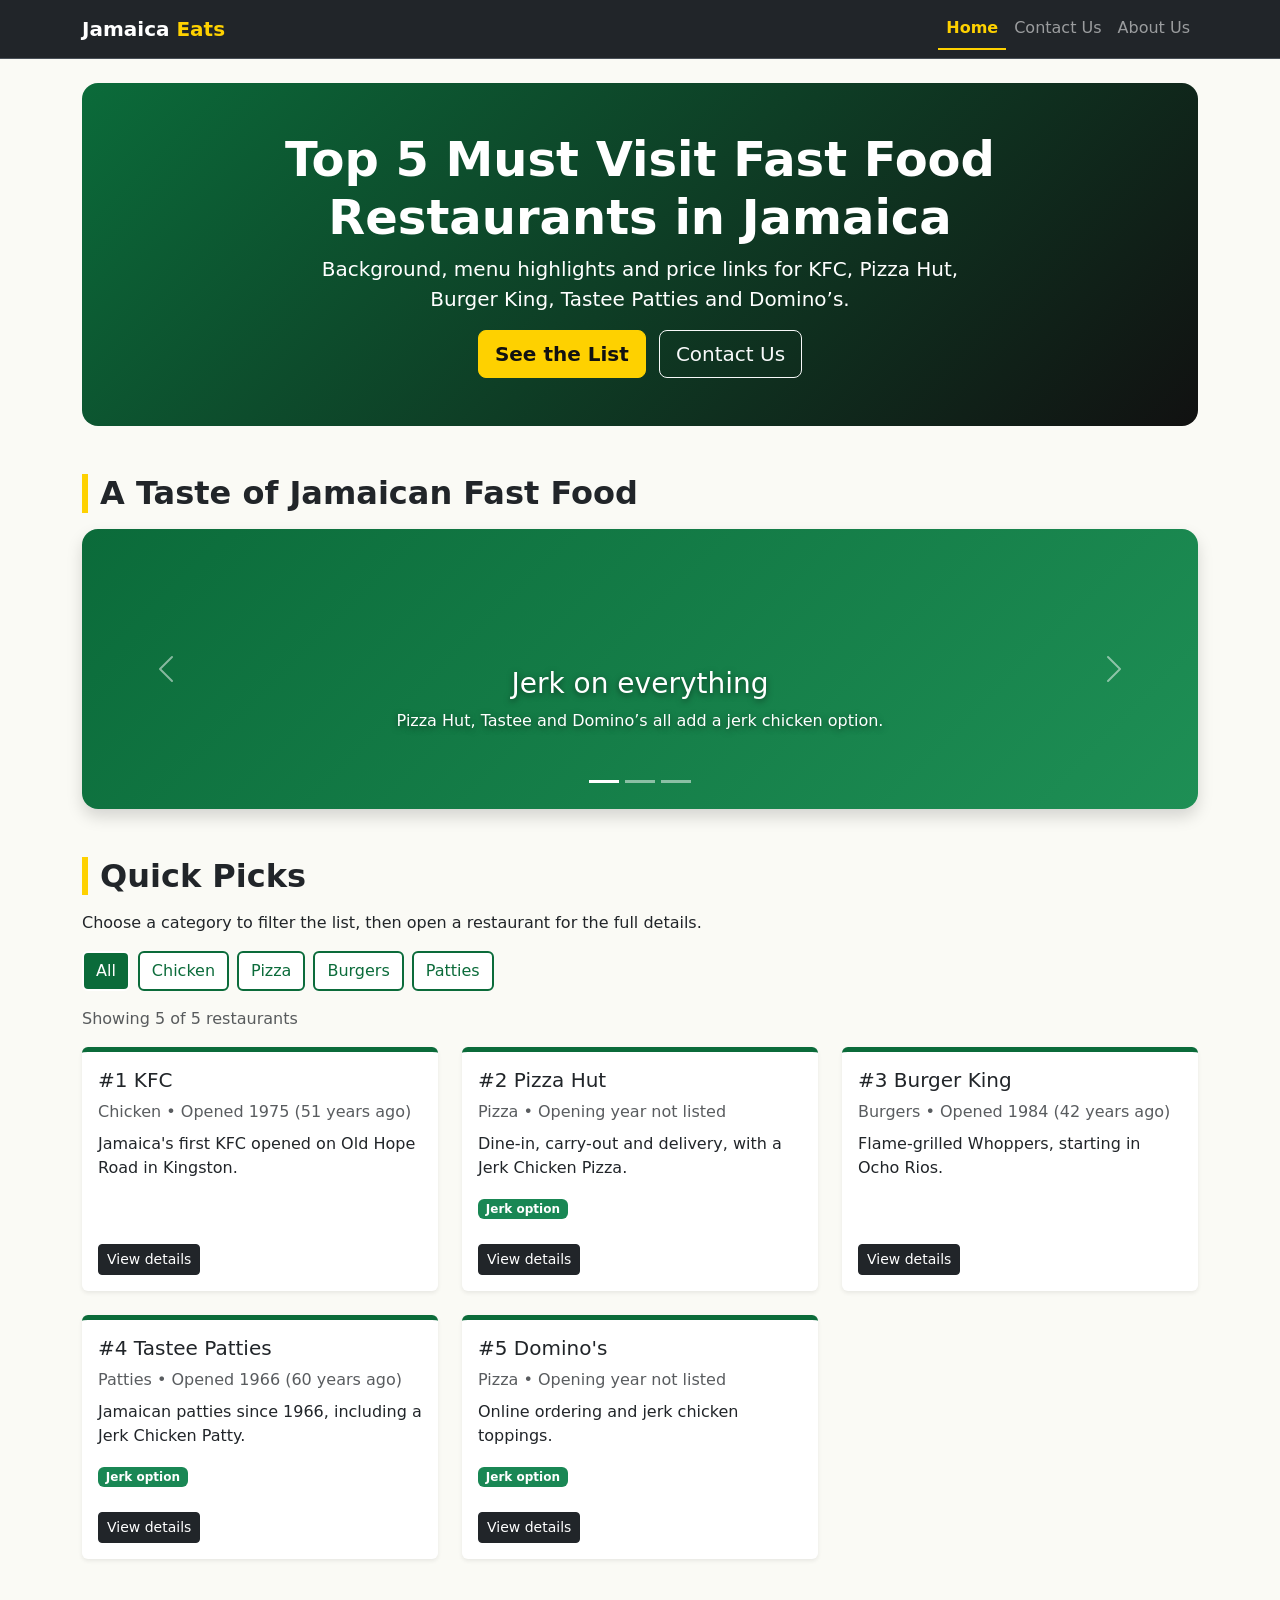
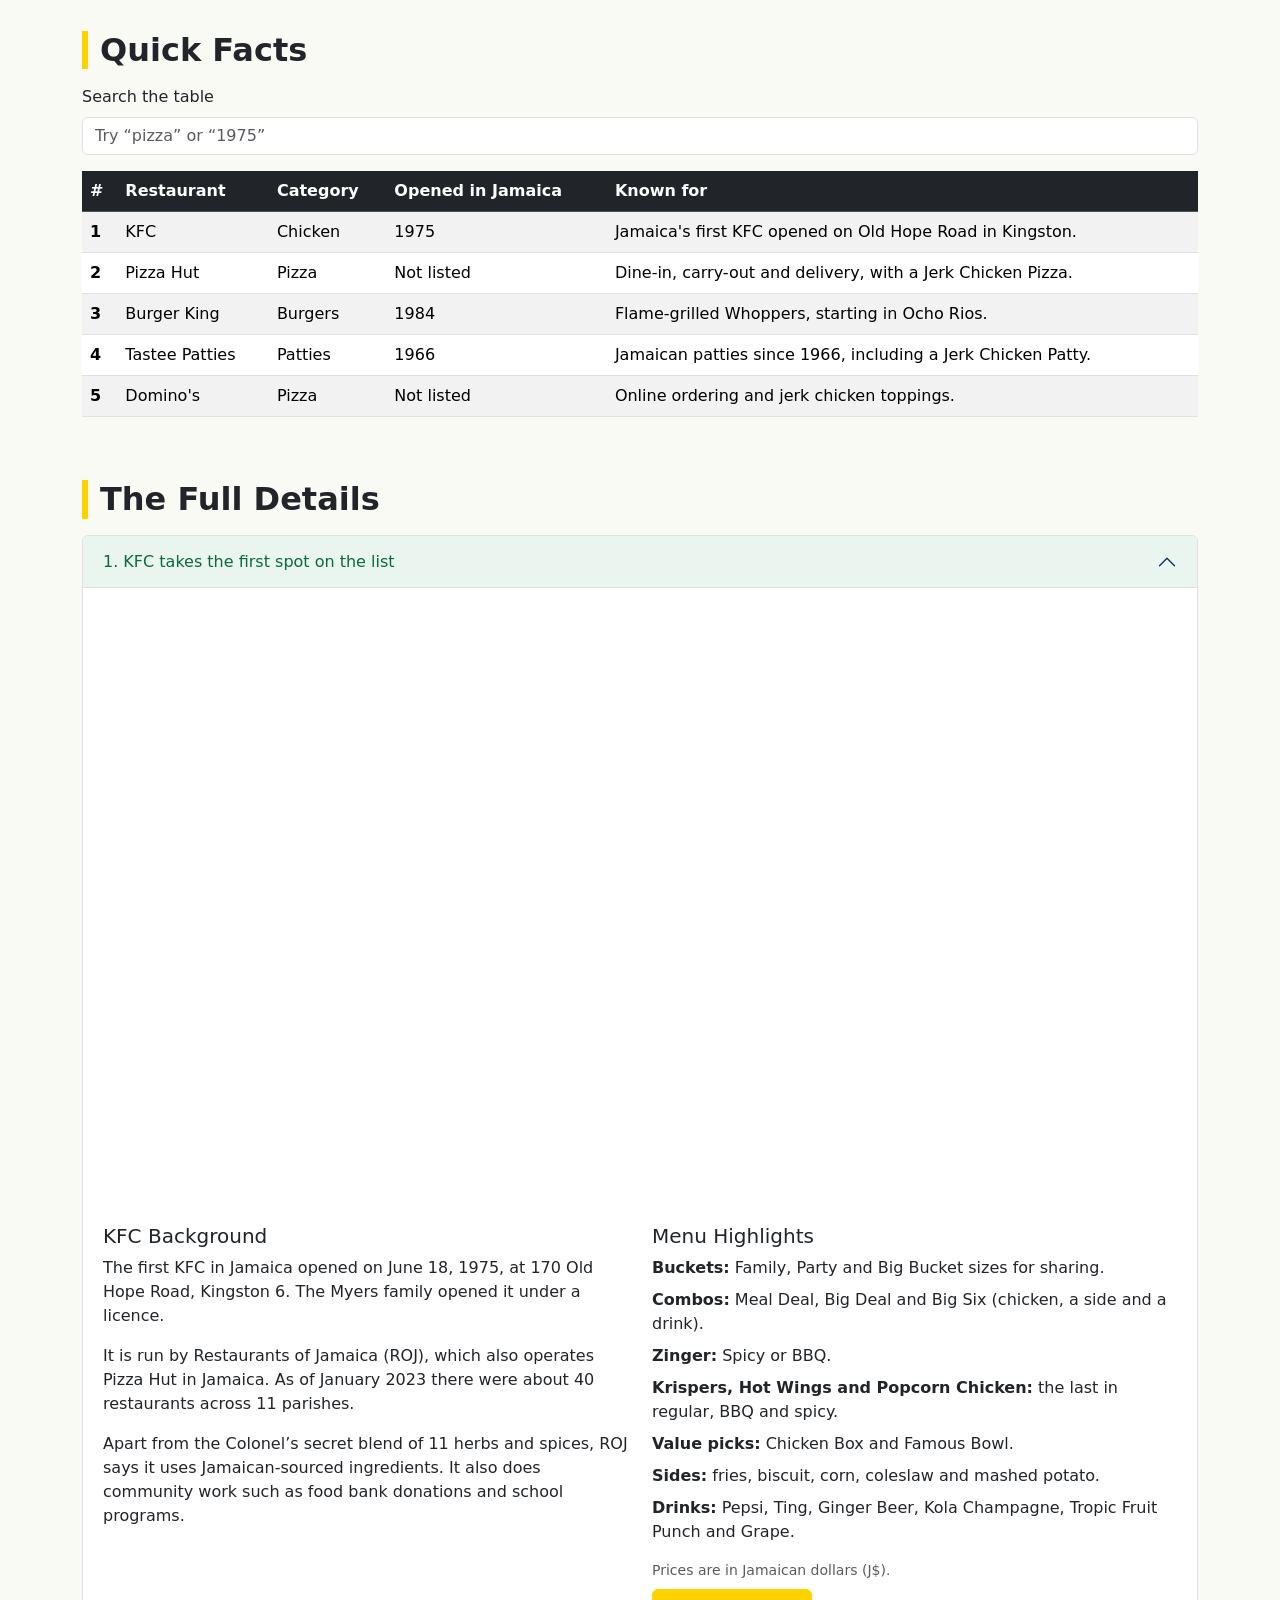
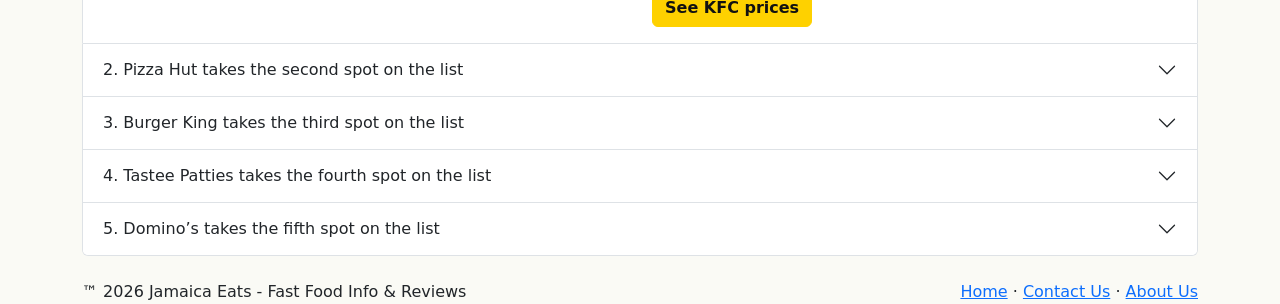
<file: index.html>
<!DOCTYPE html>
<html lang="en">
<head>
    <meta charset="UTF-8">
    <meta name="viewport" content="width=device-width, initial-scale=1.0">
    <meta name="description" content="Jamaica Eats: the top 5 fast food restaurants in Jamaica, with background, menu highlights and links to prices.">
    <title>Home | Jamaica Eats</title>
    <link rel="stylesheet" href="css/bootstrap.min.css">
    <link rel="stylesheet" href="css/site.css">
</head>
<body>
    <header>
        <nav class="navbar navbar-expand-lg bg-dark border-bottom border-body sticky-top" data-bs-theme="dark">
            <div class="container">
                <a class="navbar-brand fw-bold" href="index.html">Jamaica <span class="text-gold">Eats</span></a>
                <button class="navbar-toggler" type="button" data-bs-toggle="collapse" data-bs-target="#navbarNav" aria-controls="navbarNav" aria-expanded="false" aria-label="Toggle navigation">
                    <span class="navbar-toggler-icon"></span>
                </button>
                <div class="collapse navbar-collapse" id="navbarNav">
                    <div class="navbar-nav ms-auto">
                        <a class="nav-link" href="index.html">Home</a>
                        <a class="nav-link" href="contact_us.html">Contact Us</a>
                        <a class="nav-link" href="about_us.html">About Us</a>
                    </div>
                </div>
            </div>
        </nav>
    </header>

    <main class="container py-4">
        <section class="hero text-center text-white rounded-4 p-5 mb-5">
            <h1 class="display-5 fw-bold">Top 5 Must Visit Fast Food Restaurants in Jamaica</h1>
            <p class="lead mx-auto hero-text">Background, menu highlights and price links for KFC, Pizza Hut, Burger King, Tastee Patties and Domino&rsquo;s.</p>
            <a href="#quick-picks" class="btn btn-gold btn-lg me-2">See the List</a>
            <a href="contact_us.html" class="btn btn-outline-light btn-lg">Contact Us</a>
        </section>

        <section class="mb-5" aria-labelledby="carouselHeading">
            <h2 id="carouselHeading" class="section-title">A Taste of Jamaican Fast Food</h2>
            <div id="tasteCarousel" class="carousel slide rounded-4 overflow-hidden shadow" data-bs-ride="carousel">
                <div class="carousel-indicators">
                    <button type="button" data-bs-target="#tasteCarousel" data-bs-slide-to="0" class="active" aria-current="true" aria-label="Slide 1"></button>
                    <button type="button" data-bs-target="#tasteCarousel" data-bs-slide-to="1" aria-label="Slide 2"></button>
                    <button type="button" data-bs-target="#tasteCarousel" data-bs-slide-to="2" aria-label="Slide 3"></button>
                </div>
                <div class="carousel-inner">
                    <div class="carousel-item active slide-one">
                        <div class="carousel-caption"><h3>Jerk on everything</h3><p>Pizza Hut, Tastee and Domino&rsquo;s all add a jerk chicken option.</p></div>
                    </div>
                    <div class="carousel-item slide-two">
                        <div class="carousel-caption"><h3>Patties since 1966</h3><p>Tastee has been serving Jamaica&rsquo;s favourite snack for 60 years.</p></div>
                    </div>
                    <div class="carousel-item slide-three">
                        <div class="carousel-caption"><h3>Local drinks</h3><p>Ting, Ginger Beer and Kola Champagne are on the menus.</p></div>
                    </div>
                </div>
                <button class="carousel-control-prev" type="button" data-bs-target="#tasteCarousel" data-bs-slide="prev">
                    <span class="carousel-control-prev-icon" aria-hidden="true"></span><span class="visually-hidden">Previous</span>
                </button>
                <button class="carousel-control-next" type="button" data-bs-target="#tasteCarousel" data-bs-slide="next">
                    <span class="carousel-control-next-icon" aria-hidden="true"></span><span class="visually-hidden">Next</span>
                </button>
            </div>
        </section>

        <section id="quick-picks" class="mb-5" aria-labelledby="picksHeading">
            <h2 id="picksHeading" class="section-title">Quick Picks</h2>
            <p>Choose a category to filter the list, then open a restaurant for the full details.</p>
            <div id="filter-buttons" class="mb-2"></div>
            <p id="result-count" class="text-muted" aria-live="polite"></p>
            <div id="restaurant-cards" class="row"></div>
        </section>

        <section class="mb-5" aria-labelledby="factsHeading">
            <h2 id="factsHeading" class="section-title">Quick Facts</h2>
            <label for="tableSearch" class="form-label">Search the table</label>
            <input type="search" id="tableSearch" class="form-control mb-3" placeholder="Try &ldquo;pizza&rdquo; or &ldquo;1975&rdquo;">
            <div class="table-responsive">
                <table id="factsTable" class="table table-striped table-hover align-middle">
                    <caption class="visually-hidden">Quick facts about the five restaurants</caption>
                    <thead class="table-dark">
                        <tr><th scope="col">#</th><th scope="col">Restaurant</th><th scope="col">Category</th><th scope="col">Opened in Jamaica</th><th scope="col">Known for</th></tr>
                    </thead>
                    <tbody></tbody>
                </table>
            </div>
        </section>

        <section aria-labelledby="detailsHeading">
            <h2 id="detailsHeading" class="section-title">The Full Details</h2>
            <div class="accordion" id="restaurantAccordion">
            <div class="accordion-item" id="kfc">
                <h3 class="accordion-header">
                    <button class="accordion-button" type="button" data-bs-toggle="collapse" data-bs-target="#kfc-details" aria-expanded="true" aria-controls="kfc-details">
                        1. KFC takes the first spot on the list
                    </button>
                </h3>
                <div id="kfc-details" class="accordion-collapse collapse show" data-bs-parent="#restaurantAccordion">
                    <div class="accordion-body">
                        <div class="ratio ratio-16x9 mb-3">
                            <iframe src="https://www.youtube.com/embed/7KVfWMFXw9I?si=OWJDteRuVNBgR3yy" title="KFC Jamaica" loading="lazy" allow="accelerometer; autoplay; clipboard-write; encrypted-media; gyroscope; picture-in-picture; web-share" referrerpolicy="strict-origin-when-cross-origin" allowfullscreen></iframe>
                        </div>
                        <div class="row g-4">
                            <div class="col-lg-6">
                                <h4 class="h5">KFC Background</h4>
                            <p>The first KFC in Jamaica opened on June 18, 1975, at 170 Old Hope Road, Kingston 6. The Myers family opened it under a licence.</p>
                            <p>It is run by Restaurants of Jamaica (ROJ), which also operates Pizza Hut in Jamaica. As of January 2023 there were about 40 restaurants across 11 parishes.</p>
                            <p>Apart from the Colonel&rsquo;s secret blend of 11 herbs and spices, ROJ says it uses Jamaican-sourced ingredients. It also does community work such as food bank donations and school programs.</p>
                            </div>
                            <div class="col-lg-6">
                                <h4 class="h5">Menu Highlights</h4>
                                <ul class="list-unstyled menu-list">
                            <li><strong>Buckets:</strong> Family, Party and Big Bucket sizes for sharing.</li>
                            <li><strong>Combos:</strong> Meal Deal, Big Deal and Big Six (chicken, a side and a drink).</li>
                            <li><strong>Zinger:</strong> Spicy or BBQ.</li>
                            <li><strong>Krispers, Hot Wings and Popcorn Chicken:</strong> the last in regular, BBQ and spicy.</li>
                            <li><strong>Value picks:</strong> Chicken Box and Famous Bowl.</li>
                            <li><strong>Sides:</strong> fries, biscuit, corn, coleslaw and mashed potato.</li>
                            <li><strong>Drinks:</strong> Pepsi, Ting, Ginger Beer, Kola Champagne, Tropic Fruit Punch and Grape.</li>
                                </ul>
                                <p class="small text-muted mb-2">Prices are in Jamaican dollars (J$).</p>
                                <a class="btn btn-gold" href="https://fastfoodsmenu.com/kfc-menu-prices-in-jamaica/" target="_blank" rel="noopener">See KFC prices</a>
                            </div>
                        </div>
                    </div>
                </div>
            </div>
            <div class="accordion-item" id="pizza-hut">
                <h3 class="accordion-header">
                    <button class="accordion-button collapsed" type="button" data-bs-toggle="collapse" data-bs-target="#pizza-hut-details" aria-expanded="false" aria-controls="pizza-hut-details">
                        2. Pizza Hut takes the second spot on the list
                    </button>
                </h3>
                <div id="pizza-hut-details" class="accordion-collapse collapse" data-bs-parent="#restaurantAccordion">
                    <div class="accordion-body">
                        <div class="ratio ratio-16x9 mb-3">
                            <iframe src="https://www.youtube.com/embed/xSqIa5-wJIw?si=HRZ2aRStirVUDzdR" title="Pizza Hut Jamaica" loading="lazy" allow="accelerometer; autoplay; clipboard-write; encrypted-media; gyroscope; picture-in-picture; web-share" referrerpolicy="strict-origin-when-cross-origin" allowfullscreen></iframe>
                        </div>
                        <div class="row g-4">
                            <div class="col-lg-6">
                                <h4 class="h5">Pizza Hut Background</h4>
                            <p>It is run by Restaurants of Jamaica (ROJ), the same company behind KFC Jamaica. It had 13 locations in late 2019. ROJ won &ldquo;Pizza Hut Market of the Year&rdquo; for Latin America and the Caribbean in 2019. The brand was founded in 1958 in Wichita, Kansas.</p>
                            <p>It offers dine-in, carry-out, delivery and online ordering. Kingston branches include New Kingston (57 Knutsford Blvd), Liguanea (4 Northside Dr) and Barbican (Kingston 6).</p>
                            <p>Jamaican twist: there is a Jerk Chicken Pizza, Jerk Chicken Alfredo pasta and Jerk Chicken Melts.</p>
                            </div>
                            <div class="col-lg-6">
                                <h4 class="h5">Menu Highlights</h4>
                                <ul class="list-unstyled menu-list">
                            <li><strong>Pizza:</strong> Hawaiian, Pepperoni Lovers, BBQ Chicken, Vegetarian, Jerk Chicken, Supreme, Meat Lovers, Super Supreme.</li>
                            <li><strong>Sides:</strong> Breadsticks, Cheesesticks, Cinnamon Sticks and Chicken Alfredo pasta.</li>
                            <li><strong>Drinks:</strong> Pepsi, Ting, Ginger Beer, Kola Champagne, 7 Up and Grape.</li>
                                </ul>
                                <p class="small text-muted mb-2">Prices are in Jamaican dollars (J$).</p>
                                <a class="btn btn-gold" href="https://www.pizzahutjamaica.com/en/menu" target="_blank" rel="noopener">See Pizza Hut prices</a>
                            </div>
                        </div>
                    </div>
                </div>
            </div>
            <div class="accordion-item" id="burger-king">
                <h3 class="accordion-header">
                    <button class="accordion-button collapsed" type="button" data-bs-toggle="collapse" data-bs-target="#burger-king-details" aria-expanded="false" aria-controls="burger-king-details">
                        3. Burger King takes the third spot on the list
                    </button>
                </h3>
                <div id="burger-king-details" class="accordion-collapse collapse" data-bs-parent="#restaurantAccordion">
                    <div class="accordion-body">
                        <div class="ratio ratio-16x9 mb-3">
                            <iframe src="https://www.youtube.com/embed/QP5xgei-VTU?si=K2KnG2MVlF-zXCwU" title="Burger King Jamaica" loading="lazy" allow="accelerometer; autoplay; clipboard-write; encrypted-media; gyroscope; picture-in-picture; web-share" referrerpolicy="strict-origin-when-cross-origin" allowfullscreen></iframe>
                        </div>
                        <div class="row g-4">
                            <div class="col-lg-6">
                                <h4 class="h5">Burger King Background</h4>
                            <p>The first Burger King in Jamaica opened on December 17, 1984, on Main Street in Ocho Rios, St Ann.</p>
                            <p>It is run by Restaurant Associates Ltd (RAL), a Kingston-based franchise operator. It marked 40 years in 2025. RAL also operates Popeyes, Little Caesars and Krispy Kreme.</p>
                            <p>RAL had over 100 restaurants across Jamaica, Trinidad and Barbados as of January 2025. That count is for all its brands, not just Burger King. It opened its 32nd Jamaican location in December 2024, at Angels in St Catherine.</p>
                            <p>The Kingston-area branches mentioned include Barbican and New Kingston. The company says it plans more Jamaican flavours on the menu.</p>
                            </div>
                            <div class="col-lg-6">
                                <h4 class="h5">Menu Highlights</h4>
                                <ul class="list-unstyled menu-list">
                            <li><strong>Burgers:</strong> Whopper with Cheese, Whopper Cheese and Bacon, Whopper Jnr with Cheese, Double Whopper with Cheese, Double Cheeseburger with Bacon.</li>
                            <li><strong>Sides:</strong> Fries, Hershey Sundae Pie, Macadamia Nut Cookie, Chocolate Chip Cookie.</li>
                            <li><strong>Drinks:</strong> Bottled water, fountain drinks, orange juice.</li>
                            <li><strong>Add-ons:</strong> Pineapple, cheese slice.</li>
                                </ul>
                                <p class="small text-muted mb-2">Prices are in Jamaican dollars (J$).</p>
                                <a class="btn btn-gold" href="https://fastfoodsmenu.com/burger-king-menu-prices-jamaica/" target="_blank" rel="noopener">See Burger King prices</a>
                            </div>
                        </div>
                    </div>
                </div>
            </div>
            <div class="accordion-item" id="tastee">
                <h3 class="accordion-header">
                    <button class="accordion-button collapsed" type="button" data-bs-toggle="collapse" data-bs-target="#tastee-details" aria-expanded="false" aria-controls="tastee-details">
                        4. Tastee Patties takes the fourth spot on the list
                    </button>
                </h3>
                <div id="tastee-details" class="accordion-collapse collapse" data-bs-parent="#restaurantAccordion">
                    <div class="accordion-body">
                        <div class="ratio ratio-16x9 mb-3">
                            <iframe src="https://www.youtube.com/embed/qb4ohDG0-cc?si=Z9YGl4DSBatcyv3T" title="Tastee Patties" loading="lazy" allow="accelerometer; autoplay; clipboard-write; encrypted-media; gyroscope; picture-in-picture; web-share" referrerpolicy="strict-origin-when-cross-origin" allowfullscreen></iframe>
                        </div>
                        <div class="row g-4">
                            <div class="col-lg-6">
                                <h4 class="h5">Tastee Patties Background</h4>
                            <p>Tastee has sold Jamaican patties since 1966. It was founded by Vincent and Valerie Chang, and the first location was at Union Square in downtown Kingston.</p>
                            <p>It later set up its headquarters in Cross Roads, Kingston (head office: 25A Half Way Tree Road, Kingston 5), and now has locations across the island. It is run by Tastee Limited and marked its 60th anniversary in 2026 with a free concert at Emancipation Park.</p>
                            <p>The Tastee Talent Contest (later the Tastee Talent Trail) helped launch artists like Beenie Man, Papa San and Mr Vegas. Nadine Sutherland won in 1979.</p>
                            <p>It also gives back: for example, 13 students each got J$60,000 toward tuition in a back-to-school initiative.</p>
                            </div>
                            <div class="col-lg-6">
                                <h4 class="h5">Menu Highlights</h4>
                                <ul class="list-unstyled menu-list">
                            <li><strong>Patties:</strong> Beef Patty, Beef with Cheese Patty, Chicken Patty.</li>
                            <li><strong>Breakfast:</strong> Ackee and Saltfish, Callaloo Breakfast, Curry Chicken Breakfast, Liver Breakfast, Salt Mackerel, Porridge.</li>
                            <li><strong>Lunch and Combos:</strong> 1, 2 or 3 pc Chicken Combo, Baked Chicken Combo, Chicken Nugget Combo, Curried Mutton Combo, Stew Peas Combo Meal, Fries.</li>
                            <li><strong>Soups:</strong> Chicken Soup, Red Peas Soup.</li>
                                </ul>
                                <p class="small text-muted mb-2">Prices are in Jamaican dollars (J$).</p>
                                <a class="btn btn-gold" href="https://www.tasteejamaica.com/" target="_blank" rel="noopener">See Tastee prices</a>
                            </div>
                        </div>
                    </div>
                </div>
            </div>
            <div class="accordion-item" id="dominos">
                <h3 class="accordion-header">
                    <button class="accordion-button collapsed" type="button" data-bs-toggle="collapse" data-bs-target="#dominos-details" aria-expanded="false" aria-controls="dominos-details">
                        5. Domino&rsquo;s takes the fifth spot on the list
                    </button>
                </h3>
                <div id="dominos-details" class="accordion-collapse collapse" data-bs-parent="#restaurantAccordion">
                    <div class="accordion-body">
                        <div class="ratio ratio-16x9 mb-3">
                            <iframe src="https://www.youtube.com/embed/mKY7my64cYk?si=dIIuT8gstweT0qGE" title="Domino&rsquo;s Pizza Jamaica" loading="lazy" allow="accelerometer; autoplay; clipboard-write; encrypted-media; gyroscope; picture-in-picture; web-share" referrerpolicy="strict-origin-when-cross-origin" allowfullscreen></iframe>
                        </div>
                        <div class="row g-4">
                            <div class="col-lg-6">
                                <h4 class="h5">Domino&rsquo;s Background</h4>
                            <p>Domino&rsquo;s has operated in Jamaica for more than 30 years.</p>
                            <p>It has about 17 to 18 stores (17 in November 2025, 18 in April 2026) across Kingston, St Andrew, St Catherine, Mandeville, May Pen, Ocho Rios and Montego Bay. It has over 200 team members. It offers carry-out and delivery.</p>
                            </div>
                            <div class="col-lg-6">
                                <h4 class="h5">Menu Highlights</h4>
                                <p>Domino&rsquo;s own site describes the menu as feast pizzas, chicken, breads, drinks and desserts.</p>
                                <ul class="list-unstyled menu-list">
                            <li><strong>Pizzas:</strong> Crunchy Thin Crust, Pan, Classic Hand Tossed, Domino&rsquo;s Feast Pizzas, Jerk Chicken topping, Jerk Sausage topping.</li>
                            <li><strong>Breads and Sides:</strong> Bread Sticks, Cheesy Bread, Cinna Stix, Chocolate Lava Crunch Cakes.</li>
                            <li><strong>Drinks:</strong> Coca-Cola products.</li>
                                </ul>
                                <p class="small text-muted mb-2">Prices are in Jamaican dollars (J$).</p>
                                <a class="btn btn-gold" href="https://www.dominos.com.jm/" target="_blank" rel="noopener">See Domino&rsquo;s prices</a>
                            </div>
                        </div>
                    </div>
                </div>
            </div>
            </div>
        </section>
    </main>

    <footer class="footer-text">
        <div class="container d-flex flex-column flex-md-row justify-content-between align-items-center gap-2">
            <p class="mb-0">&trade; <span id="year">2026</span> Jamaica Eats - Fast Food Info & Reviews</p>
            <p class="mb-0"><a href="index.html">Home</a> &middot; <a href="contact_us.html">Contact Us</a> &middot; <a href="about_us.html">About Us</a></p>
        </div>
    </footer>

    <script src="https://code.jquery.com/jquery-3.7.1.min.js"></script>
    <script src="js/bootstrap.min.js"></script>
    <script src="js/app.js"></script>
</body>
</html>
</file>
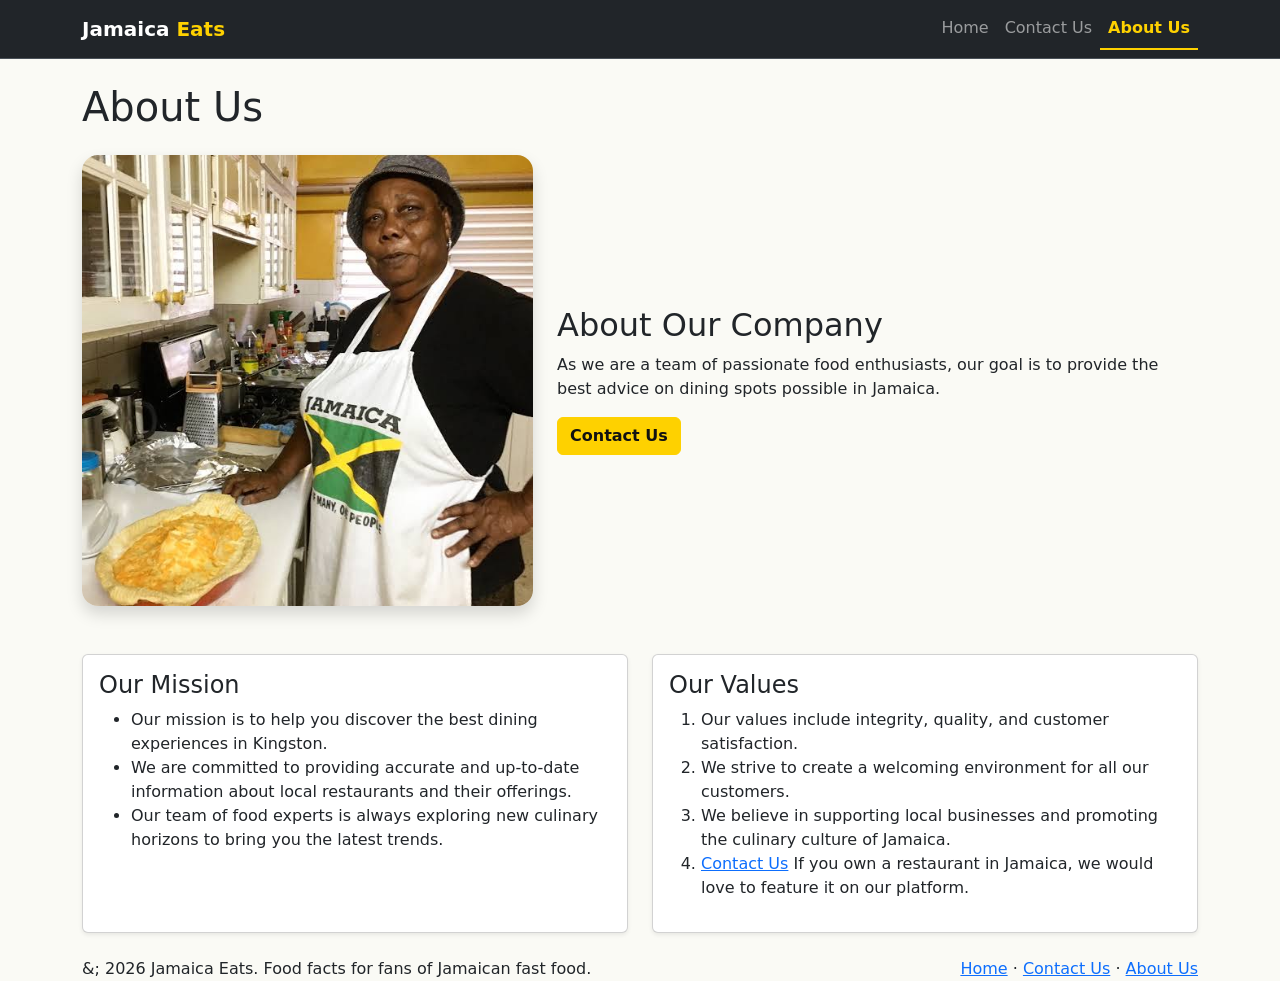
<file: about_us.html>
<!DOCTYPE html>
<html lang="en">
<head>
    <meta charset="UTF-8">
    <meta name="viewport" content="width=device-width, initial-scale=1.0">
    <meta name="description" content="Jamaica Eats: the top 5 fast food restaurants in Jamaica, with background, menu highlights and links to prices.">
    <title>About Us | Jamaica Eats</title>
    <link rel="stylesheet" href="css/bootstrap.min.css">
    <link rel="stylesheet" href="css/site.css">
</head>
<body>
    <header>
        <nav class="navbar navbar-expand-lg bg-dark border-bottom border-body sticky-top" data-bs-theme="dark">
            <div class="container">
                <a class="navbar-brand fw-bold" href="index.html">Jamaica <span class="text-gold">Eats</span></a>
                <button class="navbar-toggler" type="button" data-bs-toggle="collapse" data-bs-target="#navbarNav" aria-controls="navbarNav" aria-expanded="false" aria-label="Toggle navigation">
                    <span class="navbar-toggler-icon"></span>
                </button>
                <div class="collapse navbar-collapse" id="navbarNav">
                    <div class="navbar-nav ms-auto">
                        <a class="nav-link" href="index.html">Home</a>
                        <a class="nav-link" href="contact_us.html">Contact Us</a>
                        <a class="nav-link" href="about_us.html">About Us</a>
                    </div>
                </div>
            </div>
        </nav>
    </header>

    <main class="container py-4">
        <h1 class="mb-4">About Us</h1>

        <section class="row g-4 align-items-center mb-5" aria-labelledby="companyHeading">
            <div class="col-md-5">
                <img src="images/about_us_image_lady.jpg" alt="Woman in a Jamaica apron smiling in a kitchen next to a freshly baked pie" class="img-fluid rounded-4 shadow">
            </div>
            <div class="col-md-7">
                <h2 id="companyHeading">About Our Company</h2>
                <p>As we are a team of passionate food enthusiasts, our goal is to provide the best advice on dining spots possible in Jamaica.</p>
                <a href="contact_us.html" class="btn btn-gold">Contact Us</a>
            </div>
        </section>

        <div class="row g-4">
            <section class="col-md-6" aria-labelledby="missionHeading">
                <div class="card h-100 shadow-sm">
                    <div class="card-body">
                        <h2 id="missionHeading" class="h4 card-title">Our Mission</h2>
                        <ul>
                            <li>Our mission is to help you discover the best dining experiences in Kingston.</li>
                            <li>We are committed to providing accurate and up-to-date information about local restaurants and their offerings.</li>
                            <li>Our team of food experts is always exploring new culinary horizons to bring you the latest trends.</li>
                        </ul>
                    </div>
                </div>
            </section>
            <section class="col-md-6" aria-labelledby="valuesHeading">
                <div class="card h-100 shadow-sm">
                    <div class="card-body">
                        <h2 id="valuesHeading" class="h4 card-title">Our Values</h2>
                        <ol>
                            <li>Our values include integrity, quality, and customer satisfaction.</li>
                            <li>We strive to create a welcoming environment for all our customers.</li>
                            <li>We believe in supporting local businesses and promoting the culinary culture of Jamaica.</li>
                            <li><a href="contact_us.html">Contact Us</a> If you own a restaurant in Jamaica, we would love to feature it on our platform.</li>
                        </ol>
                    </div>
                </div>
            </section>
        </div>
    </main>

    <footer class="footer-text">
        <div class="container d-flex flex-column flex-md-row justify-content-between align-items-center gap-2">
            <p class="mb-0">&; <span id="year">2026</span> Jamaica Eats. Food facts for fans of Jamaican fast food.</p>
            <p class="mb-0"><a href="index.html">Home</a> &middot; <a href="contact_us.html">Contact Us</a> &middot; <a href="about_us.html">About Us</a></p>
        </div>
    </footer>

    <script src="https://code.jquery.com/jquery-3.7.1.min.js"></script>
    <script src="js/bootstrap.min.js"></script>
    <script src="js/app.js"></script>
</body>
</html>
</file>
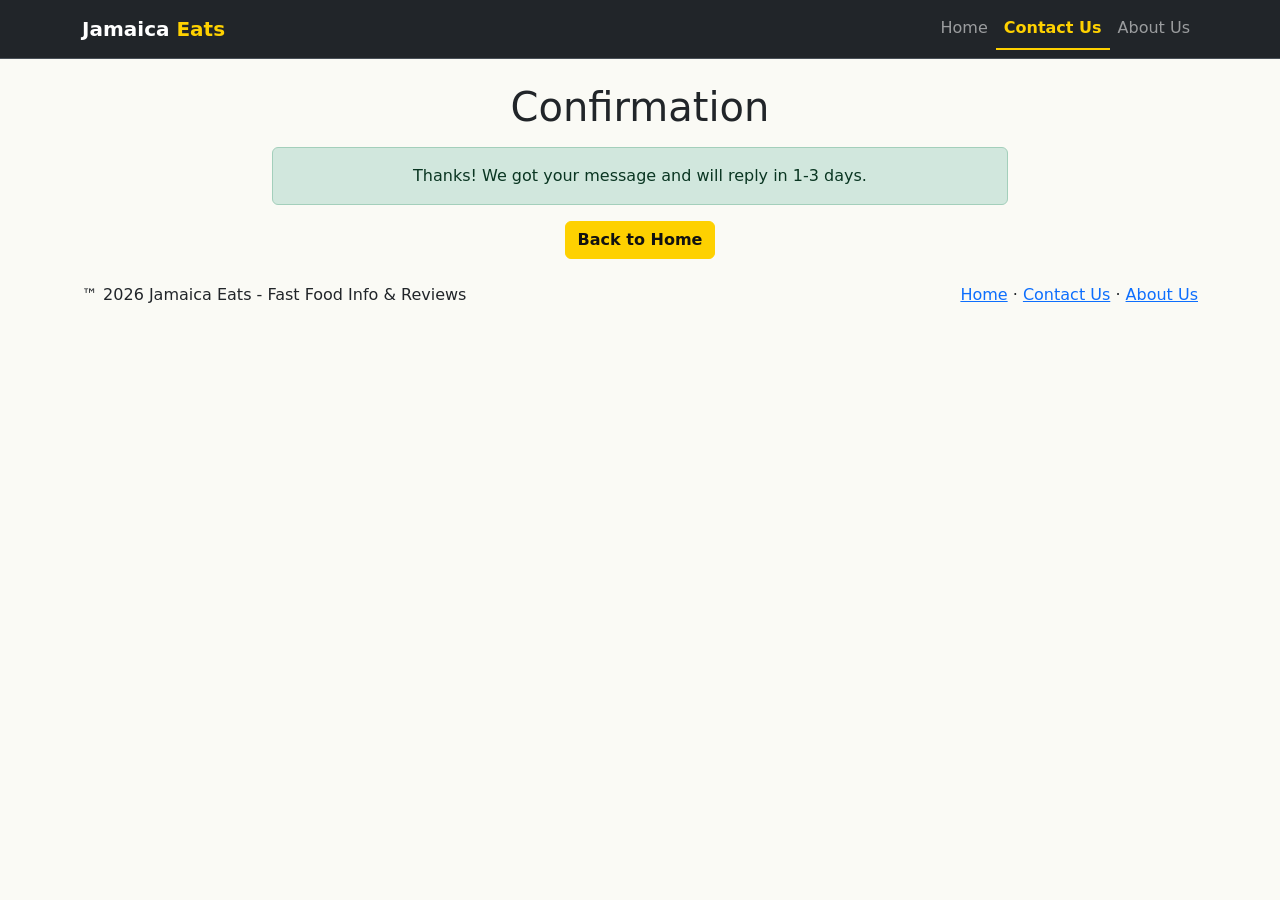
<file: confirmation.html>
<!DOCTYPE html>
<html lang="en">
<head>
    <meta charset="UTF-8">
    <meta name="viewport" content="width=device-width, initial-scale=1.0">
    <meta name="description" content="top 5 fast food places in jamaica">
    <title>Confirmation | Jamaica Eats</title>
    <link rel="stylesheet" href="css/bootstrap.min.css">
    <link rel="stylesheet" href="css/site.css">
</head>
<body>
    <header>
        <nav class="navbar navbar-expand-lg bg-dark border-bottom border-body sticky-top" data-bs-theme="dark">
            <div class="container">
                <a class="navbar-brand fw-bold" href="index.html">Jamaica <span class="text-gold">Eats</span></a>
               <button type="button" data-bs-toggle="collapse" class="navbar-toggler" data-bs-target="#navbarNav" ...>
                    <span class="navbar-toggler-icon"></span>
                </button>
                <div class="collapse navbar-collapse" id="navbarNav">
                    <div class="navbar-nav ms-auto">
                        <a class="nav-link" href="index.html">Home</a>
                        <a class="nav-link" href="contact_us.html">Contact Us</a>
                        <a class="nav-link" href="about_us.html">About Us</a>
    </div>
        </div>
            </div>
        </nav>
    </header>

    <main class="py-4 container">
        <div class="row justify-content-center">
            <div class="col-lg-8 text-center">
                <h1 class="mb-3">Confirmation</h1>
                <div class="alert alert-success" role="status">
                    <p class="mb-0"><span id="thanksName">Thanks! We got your message and will reply in 1-3 days.</span></p>

                </div>
                <a href="index.html" class="btn btn-gold">Back to Home</a>
            </div>
        </div>
    </main>

    <footer class="footer-text">
        <div class="container d-flex flex-column flex-md-row justify-content-between align-items-center gap-2">
            <p class="mb-0">&trade; <span id="year">2026</span> Jamaica Eats - Fast Food Info & Reviews</p>
            <p class="mb-0"><a href="index.html">Home</a> &middot; <a href="contact_us.html">Contact Us</a> &middot; <a href="about_us.html">About Us</a></p>
        </div>
    </footer>

    <script src="https://code.jquery.com/jquery-3.7.1.min.js"></script>
    <script src="js/bootstrap.min.js"></script>
    <script src="js/app.js"></script>
</body>
</html>
</file>
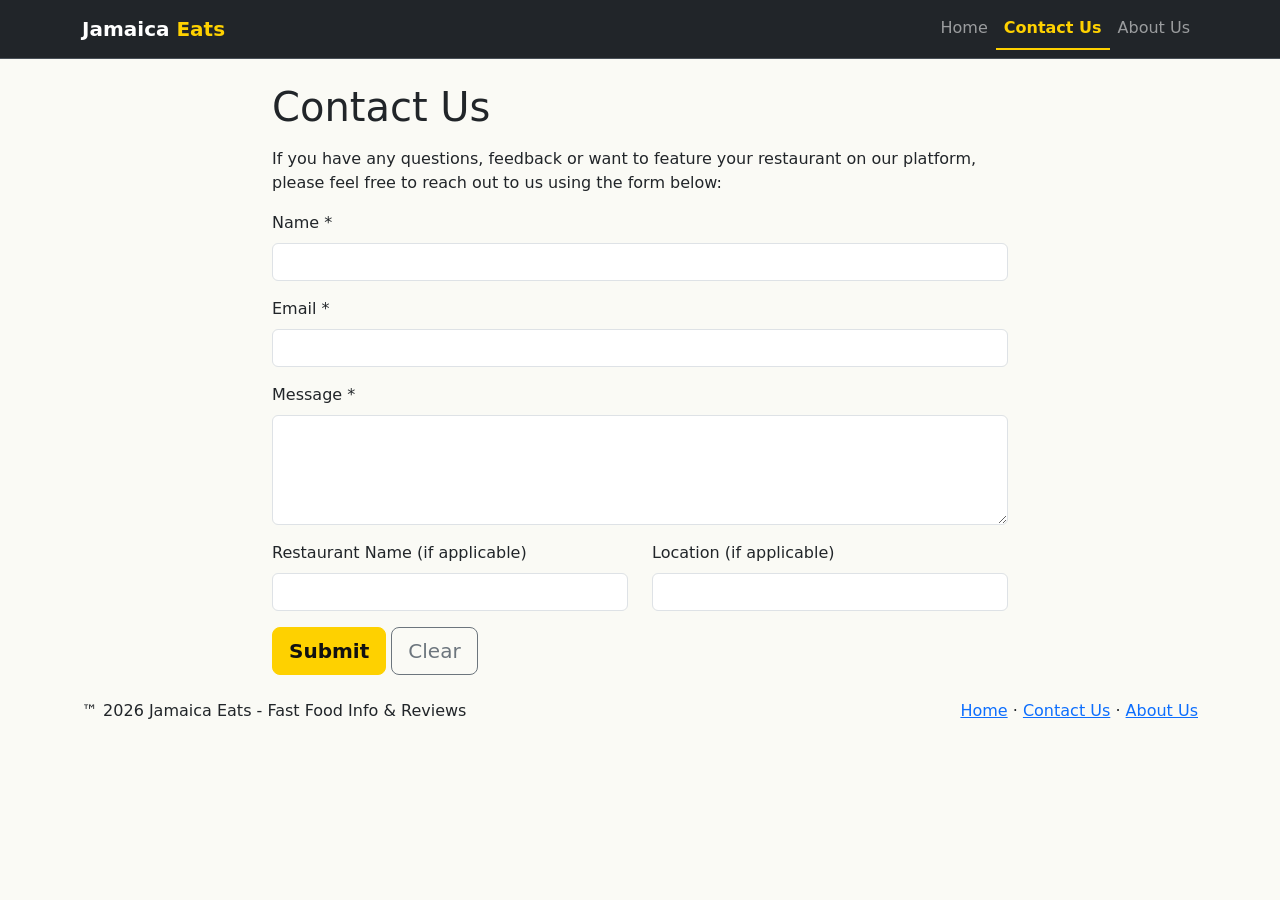
<file: contact_us.html>
<!DOCTYPE html>
<html lang="en">
<head>
    <meta charset="UTF-8">
    <meta name="viewport" content="width=device-width, initial-scale=1.0">
    <meta name="description" content="Jamaica Eats: the top 5 fast food restaurants in Jamaica, with background, menu highlights and links to prices.">
    <title>Contact Us | Jamaica Eats</title>
    <link rel="stylesheet" href="css/bootstrap.min.css">
    <link rel="stylesheet" href="css/site.css">
</head>
<body>
    <header>
        <nav class="navbar navbar-expand-lg bg-dark border-bottom border-body sticky-top" data-bs-theme="dark">
            <div class="container">
                <a class="navbar-brand fw-bold" href="index.html">Jamaica <span class="text-gold">Eats</span></a>
                <button class="navbar-toggler" type="button" data-bs-toggle="collapse" data-bs-target="#navbarNav" aria-controls="navbarNav" aria-expanded="false" aria-label="Toggle navigation">
                    <span class="navbar-toggler-icon"></span>
                </button>
                <div class="collapse navbar-collapse" id="navbarNav">
                    <div class="navbar-nav ms-auto">
                        <a class="nav-link" href="index.html">Home</a>
                        <a class="nav-link" href="contact_us.html">Contact Us</a>
                        <a class="nav-link" href="about_us.html">About Us</a>
                    </div>
                </div>
            </div>
        </nav>
    </header>

    <main class="container py-4">
        <div class="row justify-content-center">
            <div class="col-lg-8">
                <h1 class="mb-3">Contact Us</h1>
                <p>If you have any questions, feedback or want to feature your restaurant on our platform, please feel free to reach out to us using the form below:</p>

                <div id="formAlert" class="alert alert-danger d-none" role="alert"></div>

                <form id="contactForm" novalidate>
                    <div class="mb-3">
                        <label for="fullname" class="form-label">Name *</label>
                        <input type="text" class="form-control" id="fullname" name="fullname" required>
                        <div class="invalid-feedback">Please enter your name (at least 2 characters).</div>
                    </div>
                    <div class="mb-3">
                        <label for="email" class="form-label">Email *</label>
                        <input type="email" class="form-control" id="email" name="email" required>
                        <div class="invalid-feedback">Please enter a valid email address, like name@example.com.</div>
                    </div>
                    <div class="mb-3">
                        <label for="message" class="form-label">Message *</label>
                        <textarea class="form-control" id="message" name="message" rows="4" required></textarea>
                        <div class="invalid-feedback">Please write a message (at least 10 characters).</div>
                    </div>
                    <div class="row">
                        <div class="col-md-6 mb-3">
                            <label for="restaurant" class="form-label">Restaurant Name (if applicable)</label>
                            <input type="text" class="form-control" id="restaurant" name="restaurant">
                        </div>
                        <div class="col-md-6 mb-3">
                            <label for="location" class="form-label">Location (if applicable)</label>
                            <input type="text" class="form-control" id="location" name="location">
                        </div>
                    </div>
                    <button type="submit" class="btn btn-gold btn-lg">Submit</button>
                    <button type="reset" class="btn btn-outline-secondary btn-lg">Clear</button>
                </form>
            </div>
        </div>
    </main>

    <footer class="footer-text">
        <div class="container d-flex flex-column flex-md-row justify-content-between align-items-center gap-2">
            <p class="mb-0">&trade; <span id="year">2026</span> Jamaica Eats - Fast Food Info & Reviews</p>
            <p class="mb-0"><a href="index.html">Home</a> &middot; <a href="contact_us.html">Contact Us</a> &middot; <a href="about_us.html">About Us</a></p>
        </div>
    </footer>

    <script src="https://code.jquery.com/jquery-3.7.1.min.js"></script>
    <script src="js/bootstrap.min.js"></script>
    <script src="js/app.js"></script>
</body>
</html>
</file>
<file: css/site.css>
/* Jamaica Eats - custom styles (loaded after Bootstrap) */
:root {
    --jm-green: #0b6b3a;
    --jm-gold: #fed100;
    --jm-black: #111111;
}

body {
    background-color: #fafaf5;
}

.text-gold { color: var(--jm-gold); }

/* Buttons */
.btn-gold {
    background-color: var(--jm-gold);
    border-color: var(--jm-gold);
    color: var(--jm-black);
    font-weight: 600;
}
.btn-gold:hover, .btn-gold:focus {
    background-color: #e6bc00;
    border-color: #e6bc00;
    color: var(--jm-black);
}
.btn-filter {
    border: 2px solid var(--jm-green);
    color: var(--jm-green);
    background-color: #fff;
}
.btn-filter:hover, .btn-filter.active {
    background-color: var(--jm-green);
    color: #fff;
}

/* Navbar: highlight the current page (the "active" class is added by app.js) */
.navbar .nav-link.active {
    color: var(--jm-gold);
    font-weight: 600;
    border-bottom: 2px solid var(--jm-gold);
}

/* Hero banner on the home page */
.hero {
    background: linear-gradient(135deg, var(--jm-green), var(--jm-black));
}
.hero-text { max-width: 640px; }

/* Section headings */
.section-title {
    font-weight: 700;
    border-left: 6px solid var(--jm-gold);
    padding-left: 0.75rem;
    margin-bottom: 1rem;
}

/* Cards */
.restaurant-card {
    border: 0;
    border-top: 5px solid var(--jm-green);
    transition: transform 0.2s, box-shadow 0.2s;
}
.restaurant-card:hover {
    transform: translateY(-4px);
    box-shadow: 0 0.5rem 1rem rgba(0, 0, 0, 0.15);
}

/* Carousel slides (colour backgrounds, text from the HTML) */
.carousel-item { height: 280px; }
.slide-one   { background: linear-gradient(135deg, #0b6b3a, #1e8f55); }
.slide-two   { background: linear-gradient(135deg, #b3380f, #f08a24); }
.slide-three { background: linear-gradient(135deg, #222222, #0b6b3a); }
.carousel-caption { bottom: 2.5rem; text-shadow: 0 2px 6px rgba(0, 0, 0, 0.5); }

/* Accordion */
.accordion-button:not(.collapsed) {
    background-color: #e9f5ee;
    color: var(--jm-green);
}
.menu-list li { margin-bottom: 0.5rem; }
.accordion-item { scroll-margin-top: 80px; }

/* Footer */
.site-footer {
    background-color: var(--jm-black);
    color: #dddddd;
    border-top: 3px solid var(--jm-gold);
}
.site-footer a { color: var(--jm-gold); text-decoration: none; }
.site-footer a:hover { text-decoration: underline; }

@media (max-width: 576px) {
    .carousel-item { height: 240px; }
    .hero { padding: 2rem 1rem !important; }
}
</file>
